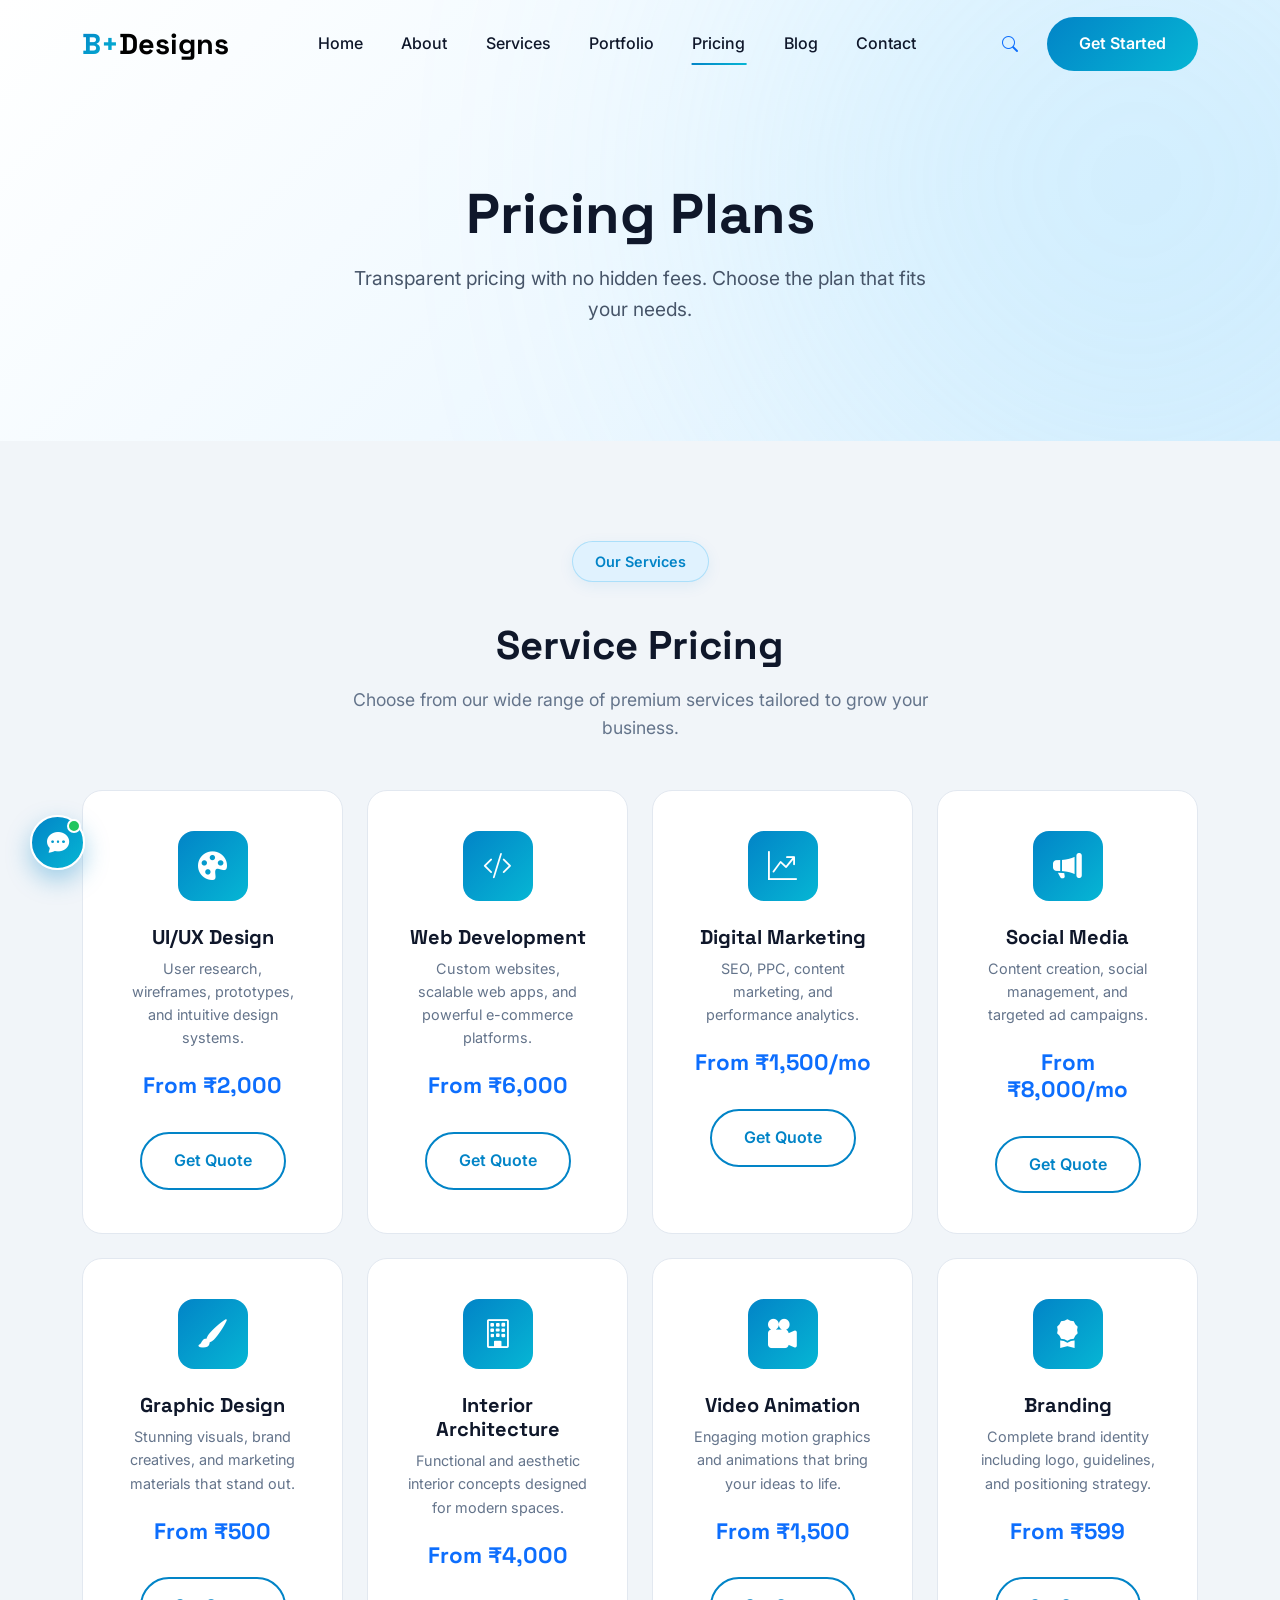
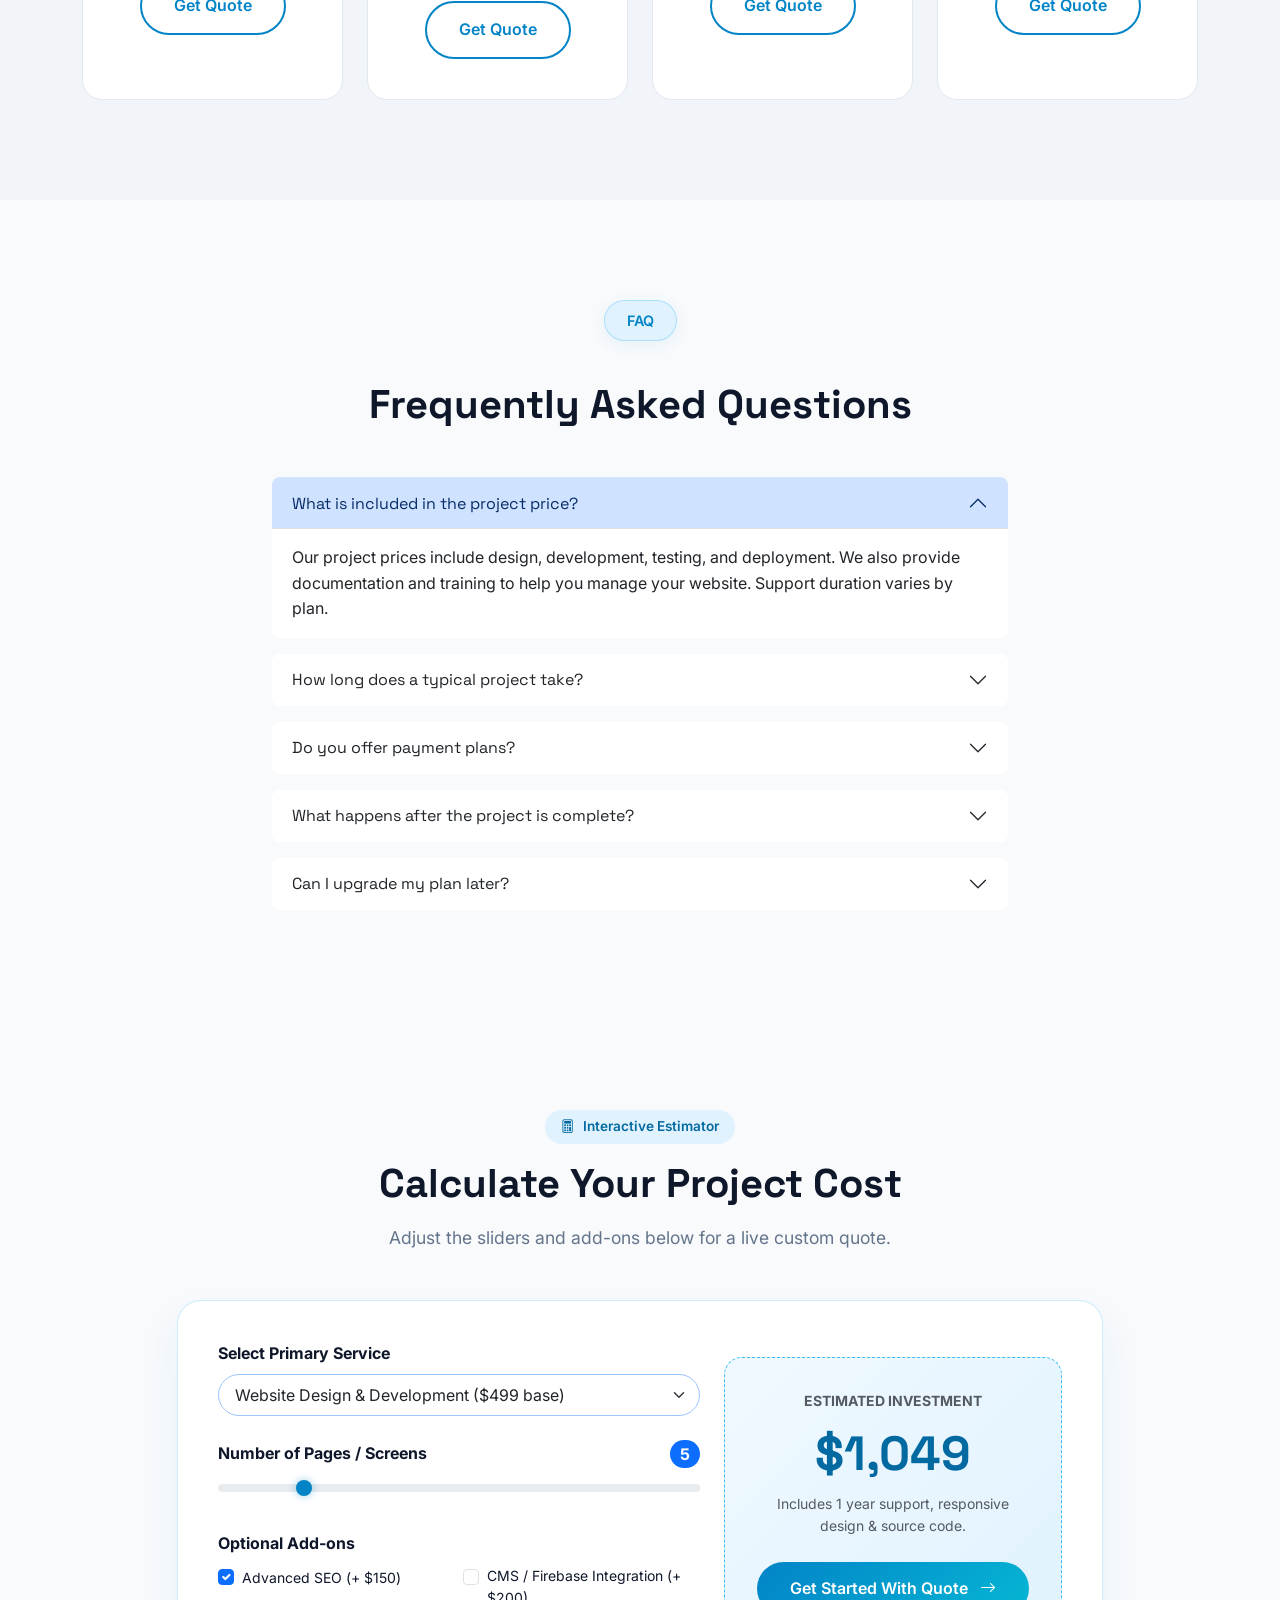
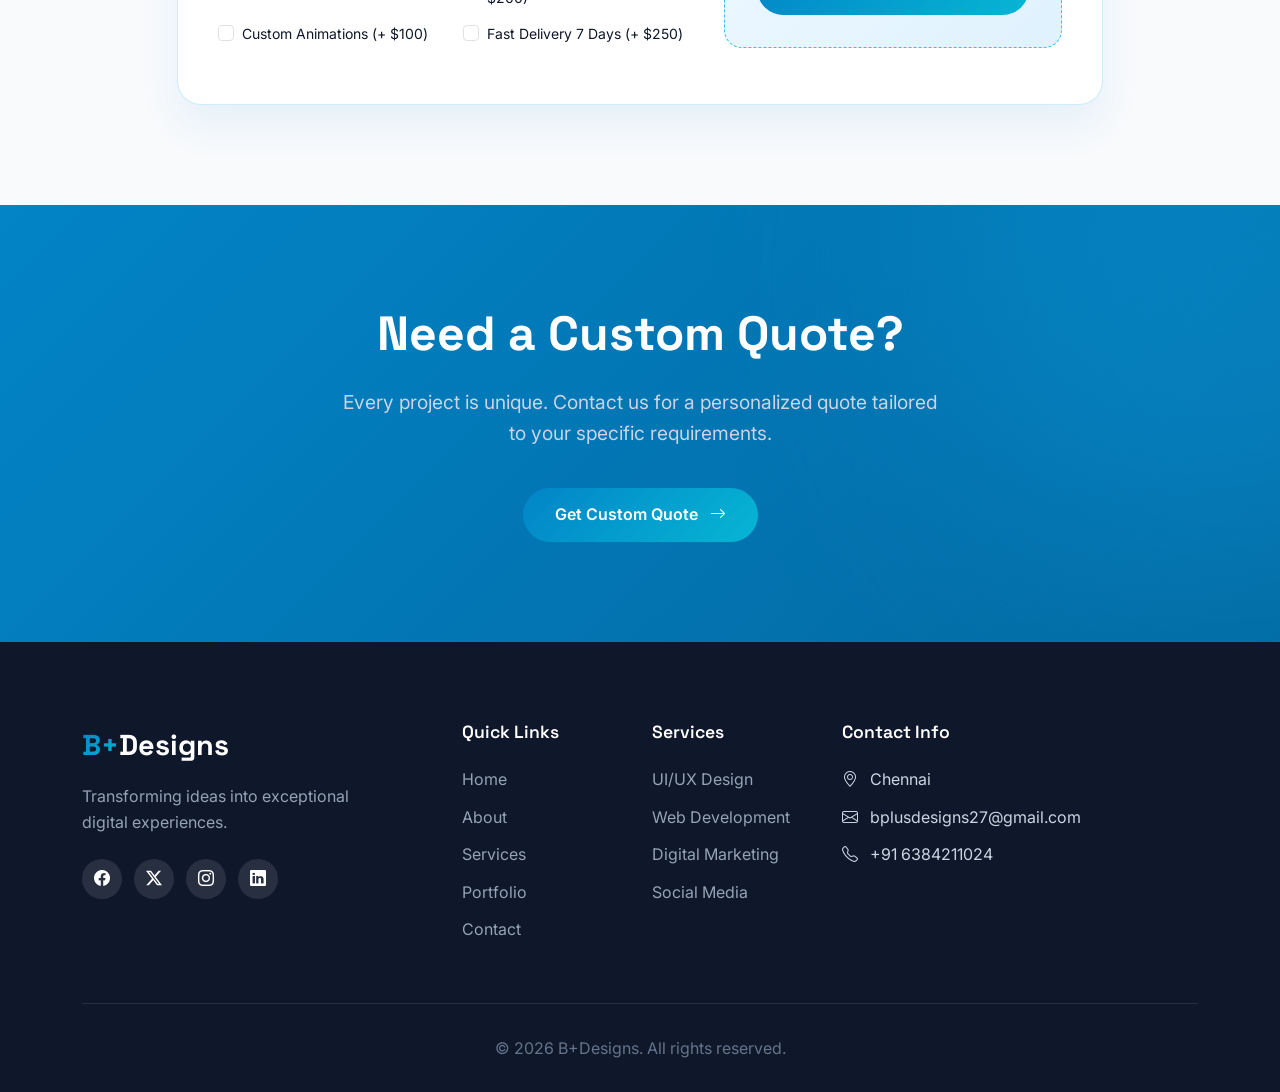
<file: pricing.html>
<!DOCTYPE html>
<html lang="en" data-theme="light">
<head>
  <meta charset="UTF-8">
  <meta name="viewport" content="width=device-width, initial-scale=1.0">
  <meta name="description" content="B+Designs Pricing - Transparent pricing plans for all your digital needs.">
  <title>Pricing | B+Designs</title>
  
  <link href="https://cdn.jsdelivr.net/npm/bootstrap@5.3.3/dist/css/bootstrap.min.css" rel="stylesheet">
  <link href="https://cdn.jsdelivr.net/npm/bootstrap-icons@1.11.3/font/bootstrap-icons.css" rel="stylesheet">
  <link rel="preconnect" href="https://fonts.googleapis.com">
  <link rel="preconnect" href="https://fonts.gstatic.com" crossorigin>
  <link href="https://fonts.googleapis.com/css2?family=Inter:wght@300;400;500;600;700&family=Space+Grotesk:wght@400;500;600;700&display=swap" rel="stylesheet">
  <link rel="stylesheet" href="css/styles.css">
</head>
<body>

  <!-- Navigation -->
  <nav class="navbar navbar-expand-lg navbar-custom fixed-top">
    <div class="container">
      <a class="navbar-brand" href="index.html"><span>B+</span>Designs</a>
      <button class="navbar-toggler border-0" type="button" data-bs-toggle="collapse" data-bs-target="#navbarNav">
        <span class="navbar-toggler-icon"></span>
      </button>
      <div class="collapse navbar-collapse" id="navbarNav">
        <ul class="navbar-nav mx-auto">
          <li class="nav-item"><a class="nav-link" href="index.html">Home</a></li>
          <li class="nav-item"><a class="nav-link" href="about.html">About</a></li>
          <li class="nav-item"><a class="nav-link" href="services.html">Services</a></li>
          <li class="nav-item"><a class="nav-link" href="portfolio.html">Portfolio</a></li>
          <li class="nav-item"><a class="nav-link active" href="pricing.html">Pricing</a></li>
          <li class="nav-item"><a class="nav-link" href="blog.html">Blog</a></li>
          <li class="nav-item"><a class="nav-link" href="contact.html">Contact</a></li>
        </ul>
        <div class="d-flex align-items-center gap-3">
          <button class="btn btn-outline-primary border-0 rounded-circle d-flex align-items-center justify-content-center" style="width: 42px; height: 42px;" onclick="openSearchModal()" title="Search (Ctrl+K)">
            <i class="bi bi-search fs-6"></i>
          </button>
          <a href="contact.html" class="btn-primary-custom d-none d-lg-inline-block">Get Started</a>
        </div>
      </div>
    </div>
  </nav>

  <!-- Page Header -->
  <section class="page-header">
    <div class="container">
      <div class="page-header-content text-center">
        <h1 class="page-title fade-in">Pricing Plans</h1>
        <p class="page-subtitle mx-auto fade-in delay-1">
          Transparent pricing with no hidden fees. Choose the plan that fits your needs.
        </p>
      </div>
    </div>
  </section>
      
  <!-- Pricing Section -->
<section class="section-padding" style="background: var(--gray-100);">
  <div class="container">
    <div class="text-center mb-5">
      <span class="hero-badge" style="background: rgba(124, 58, 237, 0.1); color: var(--secondary);">
        Our Services
      </span>
      <h2 class="section-title mt-3">Service Pricing</h2>
      <p class="section-subtitle">
        Choose from our wide range of premium services tailored to grow your business.
      </p>
    </div>
    
    <div class="row g-4">

      <!-- UI/UX -->
      <div class="col-lg-3 col-md-6">
        <div class="service-card text-center">
          <div class="service-icon mx-auto" style="background: linear-gradient(135deg, #7c3aed, #8b5cf6);">
            <i class="bi bi-palette-fill"></i>
          </div>
          <h5>UI/UX Design</h5>
          <p style="color: var(--gray-500); font-size: 0.9rem;">
            User research, wireframes, prototypes, and intuitive design systems.
          </p>
          <h4 class="text-primary mt-3">From ₹2,000</h4>
          <a href="contact.html" class="btn-outline-custom mt-3">Get Quote</a>
        </div>
      </div>

      <!-- Web Development -->
      <div class="col-lg-3 col-md-6">
        <div class="service-card text-center">
          <div class="service-icon mx-auto" style="background: linear-gradient(135deg, #1e3a8a, #3b82f6);">
            <i class="bi bi-code-slash"></i>
          </div>
          <h5>Web Development</h5>
          <p style="color: var(--gray-500); font-size: 0.9rem;">
            Custom websites, scalable web apps, and powerful e-commerce platforms.
          </p>
          <h4 class="text-primary mt-3">From ₹6,000</h4>
          <a href="contact.html" class="btn-outline-custom mt-3">Get Quote</a>
        </div>
      </div>

      <!-- Digital Marketing -->
      <div class="col-lg-3 col-md-6">
        <div class="service-card text-center">
          <div class="service-icon mx-auto" style="background: linear-gradient(135deg, #059669, #10b981);">
            <i class="bi bi-graph-up-arrow"></i>
          </div>
          <h5>Digital Marketing</h5>
          <p style="color: var(--gray-500); font-size: 0.9rem;">
            SEO, PPC, content marketing, and performance analytics.
          </p>
          <h4 class="text-primary mt-3">From ₹1,500/mo</h4>
          <a href="contact.html" class="btn-outline-custom mt-3">Get Quote</a>
        </div>
      </div>

      <!-- Social Media -->
      <div class="col-lg-3 col-md-6">
        <div class="service-card text-center">
          <div class="service-icon mx-auto" style="background: linear-gradient(135deg, #dc2626, #f97316);">
            <i class="bi bi-megaphone-fill"></i>
          </div>
          <h5>Social Media</h5>
          <p style="color: var(--gray-500); font-size: 0.9rem;">
            Content creation, social management, and targeted ad campaigns.
          </p>
          <h4 class="text-primary mt-3">From ₹8,000/mo</h4>
          <a href="contact.html" class="btn-outline-custom mt-3">Get Quote</a>
        </div>
      </div>

      <!-- Graphic Design -->
      <div class="col-lg-3 col-md-6">
        <div class="service-card text-center">
          <div class="service-icon mx-auto" style="background: linear-gradient(135deg, #9333ea, #c084fc);">
            <i class="bi bi-brush-fill"></i>
          </div>
          <h5>Graphic Design</h5>
          <p style="color: var(--gray-500); font-size: 0.9rem;">
            Stunning visuals, brand creatives, and marketing materials that stand out.
          </p>
          <h4 class="text-primary mt-3">From ₹500</h4>
          <a href="contact.html" class="btn-outline-custom mt-3">Get Quote</a>
        </div>
      </div>

      <!-- Interior Architecture -->
      <div class="col-lg-3 col-md-6">
        <div class="service-card text-center">
          <div class="service-icon mx-auto" style="background: linear-gradient(135deg, #0f766e, #14b8a6);">
            <i class="bi bi-building"></i>
          </div>
          <h5>Interior Architecture</h5>
          <p style="color: var(--gray-500); font-size: 0.9rem;">
            Functional and aesthetic interior concepts designed for modern spaces.
          </p>
          <h4 class="text-primary mt-3">From ₹4,000</h4>
          <a href="contact.html" class="btn-outline-custom mt-3">Get Quote</a>
        </div>
      </div>

      <!-- Video Animation -->
      <div class="col-lg-3 col-md-6">
        <div class="service-card text-center">
          <div class="service-icon mx-auto" style="background: linear-gradient(135deg, #1d4ed8, #60a5fa);">
            <i class="bi bi-camera-reels-fill"></i>
          </div>
          <h5>Video Animation</h5>
          <p style="color: var(--gray-500); font-size: 0.9rem;">
            Engaging motion graphics and animations that bring your ideas to life.
          </p>
          <h4 class="text-primary mt-3">From ₹1,500</h4>
          <a href="contact.html" class="btn-outline-custom mt-3">Get Quote</a>
        </div>
      </div>

      <!-- Branding -->
      <div class="col-lg-3 col-md-6">
        <div class="service-card text-center">
          <div class="service-icon mx-auto" style="background: linear-gradient(135deg, #be123c, #fb7185);">
            <i class="bi bi-award-fill"></i>
          </div>
          <h5>Branding</h5>
          <p style="color: var(--gray-500); font-size: 0.9rem;">
            Complete brand identity including logo, guidelines, and positioning strategy.
          </p>
          <h4 class="text-primary mt-3">From ₹599</h4>
          <a href="contact.html" class="btn-outline-custom mt-3">Get Quote</a>
        </div>
      </div>

    </div>
  </div>
</section>

  <!-- FAQ Section -->
  <section class="section-padding">
    <div class="container">
      <div class="text-center mb-5">
        <span class="hero-badge" style="background: rgba(124, 58, 237, 0.1); color: var(--secondary);">
          FAQ
        </span>
        <h2 class="section-title mt-3">Frequently Asked Questions</h2>
      </div>
      
      <div class="row justify-content-center">
        <div class="col-lg-8">
          <div class="accordion" id="faqAccordion">
            
            <div class="accordion-item border-0 mb-3 rounded-3 overflow-hidden fade-in delay-1">
              <h2 class="accordion-header">
                <button class="accordion-button" type="button" data-bs-toggle="collapse" data-bs-target="#faq1">
                  What is included in the project price?
                </button>
              </h2>
              <div id="faq1" class="accordion-collapse collapse show" data-bs-parent="#faqAccordion">
                <div class="accordion-body">
                  Our project prices include design, development, testing, and deployment. We also provide documentation and training to help you manage your website. Support duration varies by plan.
                </div>
              </div>
            </div>
            
            <div class="accordion-item border-0 mb-3 rounded-3 overflow-hidden fade-in delay-2">
              <h2 class="accordion-header">
                <button class="accordion-button collapsed" type="button" data-bs-toggle="collapse" data-bs-target="#faq2">
                  How long does a typical project take?
                </button>
              </h2>
              <div id="faq2" class="accordion-collapse collapse" data-bs-parent="#faqAccordion">
                <div class="accordion-body">
                  Project timelines vary based on complexity. A basic website typically takes 2-4 weeks, while complex applications may take 2-3 months. We will provide a detailed timeline during our initial consultation.
                </div>
              </div>
            </div>
            
            <div class="accordion-item border-0 mb-3 rounded-3 overflow-hidden fade-in delay-3">
              <h2 class="accordion-header">
                <button class="accordion-button collapsed" type="button" data-bs-toggle="collapse" data-bs-target="#faq3">
                  Do you offer payment plans?
                </button>
              </h2>
              <div id="faq3" class="accordion-collapse collapse" data-bs-parent="#faqAccordion">
                <div class="accordion-body">
                  Yes! We offer flexible payment plans for larger projects. Typically, we require 50% upfront and 50% upon completion, but we can customize payment schedules based on your needs.
                </div>
              </div>
            </div>
            
            <div class="accordion-item border-0 mb-3 rounded-3 overflow-hidden fade-in delay-4">
              <h2 class="accordion-header">
                <button class="accordion-button collapsed" type="button" data-bs-toggle="collapse" data-bs-target="#faq4">
                  What happens after the project is complete?
                </button>
              </h2>
              <div id="faq4" class="accordion-collapse collapse" data-bs-parent="#faqAccordion">
                <div class="accordion-body">
                  After launch, we provide support based on your chosen plan. We also offer ongoing maintenance packages for hosting, updates, security monitoring, and content changes.
                </div>
              </div>
            </div>
            
            <div class="accordion-item border-0 rounded-3 overflow-hidden fade-in delay-5">
              <h2 class="accordion-header">
                <button class="accordion-button collapsed" type="button" data-bs-toggle="collapse" data-bs-target="#faq5">
                  Can I upgrade my plan later?
                </button>
              </h2>
              <div id="faq5" class="accordion-collapse collapse" data-bs-parent="#faqAccordion">
                <div class="accordion-body">
                  Absolutely! You can upgrade your plan or add additional features at any time. We will work with you to seamlessly integrate any enhancements into your existing project.
                </div>
              </div>
            </div>
            
          </div>
        </div>
      </div>
    </div>
  </section>

  <!-- CTA Section -->
  <!-- Interactive Cost Estimator Section -->
  <section class="section-padding bg-light-blue-bg position-relative">
    <div class="container">
      <div class="text-center mb-5 fade-in">
        <span class="estimator-badge">
          <i class="bi bi-calculator me-2"></i>Interactive Estimator
        </span>
        <h2 class="section-title">Calculate Your <span>Project Cost</span></h2>
        <p class="section-subtitle">Adjust the sliders and add-ons below for a live custom quote.</p>
      </div>

      <div class="row justify-content-center">
        <div class="col-lg-10">
          <div class="estimator-card fade-in">
            <div class="row g-4 align-items-center">
              <div class="col-lg-7">
                <div class="mb-4">
                  <label class="form-label fw-bold">Select Primary Service</label>
                  <select id="calcService" class="form-select form-select-lg rounded-pill border-primary-subtle fs-6">
                    <option value="499">Website Design & Development ($499 base)</option>
                    <option value="699">UI/UX App Prototyping ($699 base)</option>
                    <option value="399">Digital Marketing & SEO Growth ($399 base)</option>
                    <option value="599">E-Commerce & Payment Integration ($599 base)</option>
                  </select>
                </div>

                <div class="mb-4">
                  <div class="d-flex justify-content-between align-items-center mb-2">
                    <label class="form-label fw-bold mb-0">Number of Pages / Screens</label>
                    <span class="badge bg-primary rounded-pill fs-6" id="calcPagesVal">5</span>
                  </div>
                  <input type="range" class="form-range" id="calcPages" min="1" max="25" value="5">
                </div>

                <div class="mb-3">
                  <label class="form-label fw-bold mb-2">Optional Add-ons</label>
                  <div class="row g-2">
                    <div class="col-6">
                      <div class="form-check">
                        <input class="form-check-input calc-feature" type="checkbox" value="150" id="featSeoPricing" checked>
                        <label class="form-check-label small" for="featSeoPricing">Advanced SEO (+ $150)</label>
                      </div>
                    </div>
                    <div class="col-6">
                      <div class="form-check">
                        <input class="form-check-input calc-feature" type="checkbox" value="200" id="featCmsPricing">
                        <label class="form-check-label small" for="featCmsPricing">CMS / Firebase Integration (+ $200)</label>
                      </div>
                    </div>
                    <div class="col-6">
                      <div class="form-check">
                        <input class="form-check-input calc-feature" type="checkbox" value="100" id="featAnimPricing">
                        <label class="form-check-label small" for="featAnimPricing">Custom Animations (+ $100)</label>
                      </div>
                    </div>
                    <div class="col-6">
                      <div class="form-check">
                        <input class="form-check-input calc-feature" type="checkbox" value="250" id="featSpeedPricing">
                        <label class="form-check-label small" for="featSpeedPricing">Fast Delivery 7 Days (+ $250)</label>
                      </div>
                    </div>
                  </div>
                </div>
              </div>

              <div class="col-lg-5">
                <div class="estimated-price-box">
                  <small class="text-muted fw-bold text-uppercase d-block mb-1">Estimated Investment</small>
                  <div class="estimated-price-val" id="estimatedPrice">$1,049</div>
                  <p class="small text-muted mb-4">Includes 1 year support, responsive design & source code.</p>
                  <a href="contact.html" class="btn-primary-custom w-100">
                    Get Started With Quote <i class="bi bi-arrow-right ms-2"></i>
                  </a>
                </div>
              </div>
            </div>
          </div>
        </div>
      </div>
    </div>
  </section>

  <!-- CTA Section -->
  <section class="cta-section">
    <div class="container">
      <div class="cta-content">
        <h2 class="cta-title">Need a Custom Quote?</h2>
        <p class="cta-text">Every project is unique. Contact us for a personalized quote tailored to your specific requirements.</p>
        <a href="contact.html" class="btn-primary-custom">Get Custom Quote <i class="bi bi-arrow-right ms-2"></i></a>
      </div>
    </div>
  </section>

  <!-- Footer -->
  <footer class="footer">
    <div class="container">
      <div class="row g-4">
        <div class="col-lg-4 col-md-6">
          <a class="footer-brand" href="index.html"><span>B+</span>Designs</a>
          <p class="footer-description">Transforming ideas into exceptional digital experiences.</p>
          <div class="footer-social">
  <a href="https://www.facebook.com/share/1CfHxqrRqo/" target="_blank" rel="noopener noreferrer">
    <i class="bi bi-facebook"></i>
  </a>

  <a href="https://x.com/BPlusDesigns" target="_blank" rel="noopener noreferrer">
    <i class="bi bi-twitter-x"></i>
  </a>

  <a href="https://www.instagram.com/b.plusdesigns?igsh=MW9lYm52eXhoNXk4Mw==" target="_blank" rel="noopener noreferrer">
    <i class="bi bi-instagram"></i>
  </a>

  <a href="https://www.linkedin.com/in/b-plus-designs-784182403?utm_source=share_via&utm_content=profile&utm_medium=member_android" target="_blank" rel="noopener noreferrer">
    <i class="bi bi-linkedin"></i>
  </a>
</div>
        </div>
        <div class="col-lg-2 col-md-6">
          <h5 class="footer-title">Quick Links</h5>
          <ul class="footer-links">
            <li><a href="index.html">Home</a></li>
            <li><a href="about.html">About</a></li>
            <li><a href="services.html">Services</a></li>
            <li><a href="portfolio.html">Portfolio</a></li>
            <li><a href="contact.html">Contact</a></li>
          </ul>
        </div>
        <div class="col-lg-2 col-md-6">
          <h5 class="footer-title">Services</h5>
          <ul class="footer-links">
            <li><a href="services.html">UI/UX Design</a></li>
            <li><a href="services.html">Web Development</a></li>
            <li><a href="services.html">Digital Marketing</a></li>
            <li><a href="services.html">Social Media</a></li>
          </ul>
        </div>
        <div class="col-lg-4 col-md-6">
          <h5 class="footer-title">Contact Info</h5>
          <ul class="footer-links">
            <li><i class="bi bi-geo-alt me-2"></i> Chennai</li>
            <li><i class="bi bi-envelope me-2"></i> bplusdesigns27@gmail.com</li>
            <li><i class="bi bi-telephone me-2"></i> +91 6384211024</li>
          </ul>
        </div>
      </div>
      <div class="footer-bottom">
        <p>&copy; 2026 B+Designs. All rights reserved.</p>
      </div>
    </div>
  </footer>

  <button class="scroll-top" id="scrollTop"><i class="bi bi-arrow-up"></i></button>

  <!-- Search Modal (Command Palette) -->
  <div class="modal fade" id="searchModal" tabindex="-1" aria-hidden="true">
    <div class="modal-dialog modal-dialog-centered modal-lg">
      <div class="modal-content modal-content-custom border-0 p-3">
        <div class="modal-body">
          <div class="search-input-group mb-3">
            <i class="bi bi-search"></i>
            <input type="text" id="globalSearchInput" class="search-input-custom" placeholder="Type to search services, pricing, portfolio... (Esc to close)">
          </div>
          <div class="d-flex justify-content-between align-items-center mb-2 px-2">
            <small class="text-muted fw-semibold uppercase">Search Results</small>
            <small class="text-muted"><kbd class="bg-light text-dark px-2 py-1 rounded">Ctrl + K</kbd></small>
          </div>
          <div id="searchResultsContainer" style="max-height: 350px; overflow-y: auto;"></div>
        </div>
      </div>
    </div>
  </div>

  <!-- Floating Live Chat Widget -->
  <div class="floating-chat-btn" id="floatingChatBtn" title="Quick Consultation">
    <i class="bi bi-chat-dots-fill"></i>
    <span class="chat-badge-dot"></span>
  </div>

  <div class="chat-box-widget" id="chatBoxWidget">
    <div class="chat-header">
      <div class="d-flex align-items-center gap-2">
        <i class="bi bi-lightning-charge-fill text-warning fs-5"></i>
        <div>
          <h6 class="mb-0 fw-bold">B+Designs Assistant</h6>
          <small class="opacity-75">Online • Replies instantly</small>
        </div>
      </div>
      <button type="button" class="btn-close btn-close-white" id="closeChatBtn"></button>
    </div>
    <div class="chat-body" id="chatBody">
      <div class="chat-msg bot">
        Hi there! 👋 How can we help you transform your digital project today?
      </div>
    </div>
    <form class="chat-input-area" id="chatForm">
      <input type="text" id="chatInput" class="form-control form-control-sm border-0 bg-light rounded-pill px-3" placeholder="Type a message..." required>
      <button type="submit" class="btn btn-primary btn-sm rounded-circle px-2">
        <i class="bi bi-send-fill"></i>
      </button>
    </form>
  </div>

  <script src="https://cdn.jsdelivr.net/npm/bootstrap@5.3.3/dist/js/bootstrap.bundle.min.js"></script>
  <script src="js/main.js"></script>

</body>
</html>
</file>
<file: css/styles.css>
/* ===== B+Designs - Custom Styles ===== */

/* ----- CSS Variables (White & Light Blue Theme) ----- */
:root {
  --primary: #0284c7;        /* Sky 600 */
  --primary-dark: #0369a1;   /* Sky 700 */
  --primary-light: #38bdf8;  /* Sky 400 */
  --secondary: #0ea5e9;      /* Sky 500 */
  --accent: #06b6d4;         /* Cyan 500 */
  --sky-50: #f0f9ff;
  --sky-100: #e0f2fe;
  --sky-200: #bae6fd;
  --sky-300: #7dd3fc;
  --sky-500: #0ea5e9;
  --sky-600: #0284c7;
  --dark: #0f172a;
  --dark-light: #1e293b;
  --light: #f8fafc;
  --light-blue-bg: #f0f9ff;
  --white: #ffffff;
  --gray-100: #f1f5f9;
  --gray-200: #e2e8f0;
  --gray-300: #cbd5e1;
  --gray-400: #94a3b8;
  --gray-500: #64748b;
  --gray-600: #475569;
  --gradient-primary: linear-gradient(135deg, #0284c7 0%, #06b6d4 100%);
  --gradient-secondary: linear-gradient(135deg, #38bdf8 0%, #0284c7 100%);
  --gradient-light-blue: linear-gradient(135deg, #ffffff 0%, #e0f2fe 100%);
  --gradient-hero: linear-gradient(135deg, #ffffff 0%, #f0f9ff 50%, #e0f2fe 100%);
  --gradient-dark: linear-gradient(135deg, #0284c7 0%, #0369a1 100%);
  --shadow-sm: 0 2px 5px rgba(2, 132, 199, 0.05);
  --shadow: 0 4px 15px rgba(2, 132, 199, 0.08);
  --shadow-md: 0 8px 25px rgba(2, 132, 199, 0.12);
  --shadow-lg: 0 15px 35px rgba(2, 132, 199, 0.16);
  --shadow-xl: 0 25px 50px rgba(2, 132, 199, 0.22);
  --transition: all 0.3s cubic-bezier(0.4, 0, 0.2, 1);
}

/* Dark Mode Variables */
[data-theme="dark"] {
  --light: #0f172a;
  --light-blue-bg: #0c4a6e;
  --white: #1e293b;
  --dark: #f8fafc;
  --dark-light: #1e293b;
  --gray-100: #334155;
  --gray-200: #475569;
  --gray-300: #64748b;
  --gray-400: #94a3b8;
  --gray-500: #cbd5e1;
  --gray-600: #e2e8f0;
  --gradient-hero: linear-gradient(135deg, #0f172a 0%, #075985 100%);
}

/* ----- Base Styles ----- */
* {
  margin: 0;
  padding: 0;
  box-sizing: border-box;
}

html {
  scroll-behavior: smooth;
}

body {
  font-family: 'Inter', sans-serif;
  background-color: var(--light);
  color: var(--dark);
  line-height: 1.6;
  overflow-x: hidden;
  transition: var(--transition);
}

[data-theme="dark"] body {
  background-color: var(--dark);
  color: var(--light);
}

h1, h2, h3, h4, h5, h6 {
  font-family: 'Space Grotesk', sans-serif;
  font-weight: 700;
  line-height: 1.2;
}

a {
  text-decoration: none;
  color: inherit;
  transition: var(--transition);
}

img {
  max-width: 100%;
  height: auto;
}

/* ----- Utility Classes ----- */
.text-gradient {
  background: var(--gradient-primary);
  -webkit-background-clip: text;
  -webkit-text-fill-color: transparent;
  background-clip: text;
}

.bg-gradient {
  background: var(--gradient-primary);
}

.bg-gradient-secondary {
  background: var(--gradient-secondary);
}

.section-padding {
  padding: 100px 0;
}

.section-title {
  font-size: 2.5rem;
  margin-bottom: 1rem;
}

.section-subtitle {
  color: var(--gray-500);
  font-size: 1.1rem;
  max-width: 600px;
  margin: 0 auto 3rem;
}

/* ----- Glassmorphism ----- */
.glass {
  background: rgba(255, 255, 255, 0.1);
  backdrop-filter: blur(10px);
  -webkit-backdrop-filter: blur(10px);
  border: 1px solid rgba(255, 255, 255, 0.2);
}

[data-theme="dark"] .glass {
  background: rgba(30, 41, 59, 0.7);
  border: 1px solid rgba(255, 255, 255, 0.1);
}

.glass-card {
  background: rgba(255, 255, 255, 0.9);
  backdrop-filter: blur(10px);
  -webkit-backdrop-filter: blur(10px);
  border: 1px solid rgba(255, 255, 255, 0.3);
  border-radius: 20px;
  padding: 2rem;
  transition: var(--transition);
}

[data-theme="dark"] .glass-card {
  background: rgba(30, 41, 59, 0.8);
  border: 1px solid rgba(255, 255, 255, 0.1);
}

.glass-card:hover {
  transform: translateY(-10px);
  box-shadow: var(--shadow-xl);
}

/* ----- Buttons ----- */
.btn-primary-custom {
  background: var(--gradient-primary);
  color: var(--white);
  padding: 14px 32px;
  border-radius: 50px;
  font-weight: 600;
  border: none;
  transition: var(--transition);
  display: inline-block;
}

.btn-primary-custom:hover {
  transform: translateY(-3px);
  box-shadow: 0 10px 30px rgba(2, 132, 199, 0.4);
  color: var(--white);
}

.btn-outline-custom {
  background: transparent;
  color: var(--primary);
  padding: 14px 32px;
  border-radius: 50px;
  font-weight: 600;
  border: 2px solid var(--primary);
  transition: var(--transition);
  display: inline-block;
}

.btn-outline-custom:hover {
  background: var(--gradient-primary);
  color: var(--white);
  border-color: transparent;
  transform: translateY(-3px);
}

[data-theme="dark"] .btn-outline-custom {
  color: var(--accent);
  border-color: var(--accent);
}

/* ----- Navigation ----- */
.navbar-custom {
  padding: 1rem 0;
  transition: var(--transition);
  background: transparent;
}

.navbar-custom.scrolled {
  background: rgba(255, 255, 255, 0.95);
  backdrop-filter: blur(10px);
  box-shadow: var(--shadow);
  padding: 0.5rem 0;
}

[data-theme="dark"] .navbar-custom.scrolled {
  background: rgba(15, 23, 42, 0.95);
}

.navbar-brand {
  font-family: 'Space Grotesk', sans-serif;
  font-size: 1.8rem;
  font-weight: 700;
}

.navbar-brand span {
  background: var(--gradient-primary);
  -webkit-background-clip: text;
  -webkit-text-fill-color: transparent;
}

.nav-link {
  font-weight: 500;
  padding: 0.5rem 1.2rem !important;
  color: var(--dark) !important;
  position: relative;
}

[data-theme="dark"] .nav-link {
  color: var(--light) !important;
}

.nav-link::after {
  content: '';
  position: absolute;
  bottom: 0;
  left: 50%;
  width: 0;
  height: 2px;
  background: var(--gradient-primary);
  transition: var(--transition);
  transform: translateX(-50%);
}

.nav-link:hover::after,
.nav-link.active::after {
  width: 60%;
}

.nav-link:hover {
  color: var(--primary) !important;
}

/* ----- Hero Section ----- */
.hero-section {
  min-height: 100vh;
  display: flex;
  align-items: center;
  position: relative;
  overflow: hidden;
  background: var(--gradient-hero);
  padding-top: 80px;
}

#heroCanvas {
  position: absolute;
  top: 0;
  left: 0;
  width: 100%;
  height: 100%;
  z-index: 0;
  pointer-events: none;
}

.hero-bg-shapes {
  position: absolute;
  top: 0;
  left: 0;
  width: 100%;
  height: 100%;
  overflow: hidden;
  z-index: 0;
}

.hero-shape {
  position: absolute;
  border-radius: 50%;
  filter: blur(80px);
  opacity: 0.6;
}

.hero-shape-1 {
  width: 600px;
  height: 600px;
  background: #bae6fd;
  top: -200px;
  right: -200px;
  animation: float 8s ease-in-out infinite;
}

.hero-shape-2 {
  width: 400px;
  height: 400px;
  background: #e0f2fe;
  bottom: -100px;
  left: -100px;
  animation: float 6s ease-in-out infinite reverse;
}

.hero-shape-3 {
  width: 300px;
  height: 300px;
  background: #38bdf8;
  top: 50%;
  left: 50%;
  transform: translate(-50%, -50%);
  animation: pulse 4s ease-in-out infinite;
  opacity: 0.3;
}

@keyframes float {
  0%, 100% { transform: translateY(0) rotate(0deg); }
  50% { transform: translateY(-30px) rotate(5deg); }
}

@keyframes pulse {
  0%, 100% { transform: translate(-50%, -50%) scale(1); opacity: 0.3; }
  50% { transform: translate(-50%, -50%) scale(1.1); opacity: 0.15; }
}

.hero-content {
  position: relative;
  z-index: 1;
  color: var(--dark);
}

[data-theme="dark"] .hero-content {
  color: #f8fafc;
}

.hero-badge {
  display: inline-flex;
  align-items: center;
  background: rgba(2, 132, 199, 0.1);
  color: var(--primary-dark);
  font-weight: 600;
  backdrop-filter: blur(10px);
  padding: 8px 22px;
  border-radius: 50px;
  font-size: 0.9rem;
  margin-bottom: 1.5rem;
  border: 1px solid rgba(14, 165, 233, 0.25);
  box-shadow: 0 4px 15px rgba(2, 132, 199, 0.08);
}

/* Keep page-level inline accents within the shared blue and white palette. */
.hero-badge,
.blog-category {
  background: var(--sky-100) !important;
  color: var(--primary) !important;
}

.service-icon {
  background: var(--gradient-primary) !important;
}

[data-theme="dark"] .hero-badge {
  background: rgba(56, 189, 248, 0.15);
  color: var(--sky-300);
}

.hero-title {
  font-size: 4rem;
  font-weight: 800;
  margin-bottom: 1.5rem;
  line-height: 1.1;
  color: var(--dark);
}

[data-theme="dark"] .hero-title {
  color: #ffffff;
}

.hero-title span {
  background: linear-gradient(135deg, #0284c7 0%, #06b6d4 100%);
  -webkit-background-clip: text;
  -webkit-text-fill-color: transparent;
}

.hero-description {
  font-size: 1.25rem;
  color: var(--gray-600);
  margin-bottom: 2.5rem;
  max-width: 520px;
}

[data-theme="dark"] .hero-description {
  color: var(--gray-300);
}

.hero-buttons {
  display: flex;
  gap: 1rem;
  flex-wrap: wrap;
}

.hero-stats {
  display: flex;
  gap: 3rem;
  margin-top: 4rem;
  padding-top: 2rem;
  border-top: 1px solid rgba(255, 255, 255, 0.1);
}

.hero-stat h3 {
  font-size: 2.5rem;
  margin-bottom: 0.5rem;
}

.hero-stat p {
  color: var(--gray-400);
  font-size: 0.9rem;
}

.hero-image {
  position: relative;
  z-index: 1;
}

.hero-image img {
  border-radius: 20px;
  box-shadow: var(--shadow-xl);
}

.floating-card {
  position: absolute;
  background: rgba(255, 255, 255, 0.95);
  padding: 1rem 1.5rem;
  border-radius: 15px;
  box-shadow: var(--shadow-lg);
  display: flex;
  align-items: center;
  gap: 1rem;
  animation: float 3s ease-in-out infinite;
}

.floating-card-1 {
  top: 20%;
  left: -30px;
  animation-delay: 0s;
}

.floating-card-2 {
  bottom: 20%;
  right: -30px;
  animation-delay: 1.5s;
}

.floating-card i {
  width: 45px;
  height: 45px;
  display: flex;
  align-items: center;
  justify-content: center;
  border-radius: 12px;
  font-size: 1.2rem;
}

.floating-card h5 {
  font-size: 1rem;
  margin-bottom: 0.2rem;
  color: var(--dark);
}

.floating-card p {
  font-size: 0.8rem;
  color: var(--gray-500);
  margin: 0;
}

/* ----- Services Section ----- */
.services-section {
  background: var(--light);
}

[data-theme="dark"] .services-section {
  background: var(--dark);
}

.service-card {
  background: var(--white);
  border-radius: 20px;
  padding: 2.5rem;
  height: 100%;
  transition: var(--transition);
  border: 1px solid var(--gray-200);
  position: relative;
  overflow: hidden;
}

[data-theme="dark"] .service-card {
  background: var(--dark-light);
  border-color: var(--gray-600);
}

.service-card::before {
  content: '';
  position: absolute;
  top: 0;
  left: 0;
  width: 100%;
  height: 4px;
  background: var(--gradient-primary);
  transform: scaleX(0);
  transition: var(--transition);
}

.service-card:hover::before {
  transform: scaleX(1);
}

.service-card:hover {
  transform: translateY(-10px);
  box-shadow: var(--shadow-xl);
}

.service-icon {
  width: 70px;
  height: 70px;
  display: flex;
  align-items: center;
  justify-content: center;
  border-radius: 16px;
  font-size: 1.8rem;
  margin-bottom: 1.5rem;
  color: var(--white);
}

.service-card h4 {
  font-size: 1.4rem;
  margin-bottom: 1rem;
}

.service-card p {
  color: var(--gray-500);
  margin-bottom: 1.5rem;
}

.service-features {
  list-style: none;
  padding: 0;
  margin: 0;
}

.service-features li {
  padding: 0.5rem 0;
  color: var(--gray-600);
  display: flex;
  align-items: center;
  gap: 0.75rem;
}

.service-features li i {
  color: var(--secondary);
  font-size: 0.9rem;
}

/* ----- Stats Section ----- */
.stats-section {
  background: var(--gradient-primary);
  padding: 80px 0;
  position: relative;
  overflow: hidden;
}

.stats-section::before {
  content: '';
  position: absolute;
  top: 0;
  left: 0;
  width: 100%;
  height: 100%;
  background: url("data:image/svg+xml,%3Csvg width='60' height='60' viewBox='0 0 60 60' xmlns='http://www.w3.org/2000/svg'%3E%3Cg fill='none' fill-rule='evenodd'%3E%3Cg fill='%23ffffff' fill-opacity='0.05'%3E%3Cpath d='M36 34v-4h-2v4h-4v2h4v4h2v-4h4v-2h-4zm0-30V0h-2v4h-4v2h4v4h2V6h4V4h-4zM6 34v-4H4v4H0v2h4v4h2v-4h4v-2H6zM6 4V0H4v4H0v2h4v4h2V6h4V4H6z'/%3E%3C/g%3E%3C/g%3E%3C/svg%3E");
}

.stat-item {
  text-align: center;
  color: var(--white);
  position: relative;
  z-index: 1;
}

.stat-number {
  font-size: 3.5rem;
  font-weight: 700;
  margin-bottom: 0.5rem;
  font-family: 'Space Grotesk', sans-serif;
}

.stat-label {
  font-size: 1rem;
  opacity: 0.9;
}

/* ----- Clients Section ----- */
.clients-section {
  background: var(--white);
  padding: 60px 0;
}

[data-theme="dark"] .clients-section {
  background: var(--dark-light);
}

.client-logo {
  filter: grayscale(100%);
  opacity: 0.5;
  transition: var(--transition);
  padding: 1rem 2rem;
}

.client-logo:hover {
  filter: grayscale(0%);
  opacity: 1;
}

/* ----- Testimonials Section ----- */
.testimonials-section {
  background: var(--gray-100);
}

[data-theme="dark"] .testimonials-section {
  background: var(--dark);
}

.testimonial-card {
  background: var(--white);
  border-radius: 20px;
  padding: 2.5rem;
  height: 100%;
  border: 1px solid var(--gray-200);
  transition: var(--transition);
}

[data-theme="dark"] .testimonial-card {
  background: var(--dark-light);
  border-color: var(--gray-600);
}

.testimonial-card:hover {
  box-shadow: var(--shadow-lg);
}

.testimonial-quote {
  font-size: 3rem;
  color: var(--secondary);
  line-height: 1;
  margin-bottom: 1rem;
}

.testimonial-text {
  font-size: 1.1rem;
  color: var(--gray-600);
  margin-bottom: 1.5rem;
  font-style: italic;
}

.testimonial-author {
  display: flex;
  align-items: center;
  gap: 1rem;
}

.testimonial-avatar {
  width: 55px;
  height: 55px;
  border-radius: 50%;
  object-fit: cover;
}

.testimonial-info h5 {
  font-size: 1rem;
  margin-bottom: 0.2rem;
}

.testimonial-info p {
  font-size: 0.9rem;
  color: var(--gray-500);
  margin: 0;
}

.testimonial-stars {
  color: var(--primary);
  font-size: 0.9rem;
}

/* ----- CTA Section ----- */
.cta-section {
  background: var(--gradient-dark);
  padding: 100px 0;
  position: relative;
  overflow: hidden;
}

.cta-section::before {
  content: '';
  position: absolute;
  top: -50%;
  right: -20%;
  width: 600px;
  height: 600px;
  background: var(--secondary);
  border-radius: 50%;
  filter: blur(120px);
  opacity: 0.3;
}

.cta-content {
  position: relative;
  z-index: 1;
  color: var(--white);
  text-align: center;
}

.cta-title {
  font-size: 3rem;
  margin-bottom: 1.5rem;
}

.cta-text {
  font-size: 1.2rem;
  color: var(--gray-300);
  margin-bottom: 2.5rem;
  max-width: 600px;
  margin-left: auto;
  margin-right: auto;
}

/* ----- About Page ----- */
.page-header {
  background: var(--gradient-hero);
  padding: 180px 0 100px;
  position: relative;
  overflow: hidden;
}

.page-header::before {
  content: '';
  position: absolute;
  top: -50%;
  right: -20%;
  width: 800px;
  height: 800px;
  background: var(--sky-300);
  border-radius: 50%;
  filter: blur(150px);
  opacity: 0.2;
}

.page-header-content {
  position: relative;
  z-index: 1;
  color: var(--dark);
}

.page-title {
  font-size: 3.5rem;
  margin-bottom: 1rem;
}

.page-subtitle {
  font-size: 1.2rem;
  color: var(--gray-600);
  max-width: 600px;
}

.about-image {
  border-radius: 20px;
  box-shadow: var(--shadow-xl);
}

.mission-card {
  background: var(--white);
  border-radius: 20px;
  padding: 2.5rem;
  height: 100%;
  border: 1px solid var(--gray-200);
  transition: var(--transition);
}

[data-theme="dark"] .mission-card {
  background: var(--dark-light);
  border-color: var(--gray-600);
}

.mission-card:hover {
  transform: translateY(-5px);
  box-shadow: var(--shadow-lg);
}

.mission-icon {
  width: 60px;
  height: 60px;
  display: flex;
  align-items: center;
  justify-content: center;
  border-radius: 15px;
  font-size: 1.5rem;
  margin-bottom: 1.5rem;
  color: var(--white);
  background: var(--gradient-primary);
}

.team-card {
  background: var(--white);
  border-radius: 20px;
  overflow: hidden;
  transition: var(--transition);
  border: 1px solid var(--gray-200);
}

[data-theme="dark"] .team-card {
  background: var(--dark-light);
  border-color: var(--gray-600);
}

.team-card:hover {
  transform: translateY(-10px);
  box-shadow: var(--shadow-xl);
}

.team-image {
  width: 100%;
  height: 280px;
  object-fit: cover;
}

.team-info {
  padding: 1.5rem;
  text-align: center;
}

.team-info h5 {
  font-size: 1.2rem;
  margin-bottom: 0.3rem;
}

.team-info p {
  color: var(--gray-500);
  font-size: 0.9rem;
  margin-bottom: 1rem;
}

.team-social a {
  display: inline-flex;
  align-items: center;
  justify-content: center;
  width: 35px;
  height: 35px;
  border-radius: 50%;
  background: var(--gray-100);
  color: var(--gray-600);
  margin: 0 0.25rem;
  transition: var(--transition);
}

[data-theme="dark"] .team-social a {
  background: var(--gray-600);
  color: var(--light);
}

.team-social a:hover {
  background: var(--gradient-primary);
  color: var(--white);
}

/* ----- Portfolio Section ----- */
.portfolio-filters {
  display: flex;
  justify-content: center;
  flex-wrap: wrap;
  gap: 0.75rem;
  margin-bottom: 3rem;
}

.filter-btn {
  padding: 10px 24px;
  border-radius: 50px;
  background: var(--gray-100);
  color: var(--gray-600);
  border: none;
  font-weight: 500;
  cursor: pointer;
  transition: var(--transition);
}

[data-theme="dark"] .filter-btn {
  background: var(--dark-light);
  color: var(--gray-400);
}

.filter-btn:hover,
.filter-btn.active {
  background: var(--gradient-primary);
  color: var(--white);
}

.portfolio-card {
  border-radius: 20px;
  overflow: hidden;
  position: relative;
  cursor: pointer;
}

.portfolio-image {
  width: 100%;
  height: 280px;
  object-fit: cover;
  transition: var(--transition);
}

.portfolio-card:hover .portfolio-image {
  transform: scale(1.1);
}

.portfolio-overlay {
  position: absolute;
  top: 0;
  left: 0;
  width: 100%;
  height: 100%;
  background: linear-gradient(to top, rgba(15, 23, 42, 0.9) 0%, transparent 100%);
  display: flex;
  flex-direction: column;
  justify-content: flex-end;
  padding: 1.5rem;
  opacity: 0;
  transition: var(--transition);
}

.portfolio-card:hover .portfolio-overlay {
  opacity: 1;
}

.portfolio-overlay h5 {
  color: var(--white);
  font-size: 1.3rem;
  margin-bottom: 0.5rem;
}

.portfolio-overlay p {
  color: var(--gray-300);
  font-size: 0.9rem;
  margin: 0;
}

.portfolio-tags {
  display: flex;
  gap: 0.5rem;
  margin-top: 1rem;
}

.portfolio-tag {
  padding: 4px 12px;
  background: var(--primary);
  color: var(--white);
  border-radius: 20px;
  font-size: 0.75rem;
}

/* ----- Pricing Section ----- */
.pricing-toggle {
  display: flex;
  align-items: center;
  justify-content: center;
  gap: 1rem;
  margin-bottom: 3rem;
}

.pricing-toggle span {
  font-weight: 500;
}

.toggle-switch {
  width: 60px;
  height: 30px;
  background: var(--gray-200);
  border-radius: 50px;
  position: relative;
  cursor: pointer;
  transition: var(--transition);
}

.toggle-switch.active {
  background: var(--gradient-primary);
}

.toggle-switch::after {
  content: '';
  position: absolute;
  top: 3px;
  left: 3px;
  width: 24px;
  height: 24px;
  background: var(--white);
  border-radius: 50%;
  transition: var(--transition);
}

.toggle-switch.active::after {
  left: calc(100% - 27px);
}

.pricing-card {
  background: var(--white);
  border-radius: 20px;
  padding: 2.5rem;
  height: 100%;
  border: 2px solid var(--gray-200);
  transition: var(--transition);
  position: relative;
}

[data-theme="dark"] .pricing-card {
  background: var(--dark-light);
  border-color: var(--gray-600);
}

.pricing-card.popular {
  border-color: var(--secondary);
  transform: scale(1.05);
}

.pricing-card:hover {
  box-shadow: var(--shadow-xl);
}

.pricing-badge {
  position: absolute;
  top: -12px;
  left: 50%;
  transform: translateX(-50%);
  background: var(--gradient-secondary);
  color: var(--white);
  padding: 6px 20px;
  border-radius: 20px;
  font-size: 0.85rem;
  font-weight: 600;
}

.pricing-header {
  text-align: center;
  padding-bottom: 1.5rem;
  border-bottom: 1px solid var(--gray-200);
  margin-bottom: 1.5rem;
}

.pricing-name {
  font-size: 1.3rem;
  margin-bottom: 0.5rem;
}

.pricing-price {
  font-size: 3.5rem;
  font-weight: 700;
  color: var(--primary);
}

.pricing-price span {
  font-size: 1rem;
  color: var(--gray-500);
  font-weight: 400;
}

.pricing-features {
  list-style: none;
  padding: 0;
  margin: 0 0 2rem;
}

.pricing-features li {
  padding: 0.75rem 0;
  display: flex;
  align-items: center;
  gap: 0.75rem;
  color: var(--gray-600);
}

.pricing-features li i {
  color: var(--secondary);
}

.pricing-features li.disabled {
  color: var(--gray-400);
  text-decoration: line-through;
}

.pricing-features li.disabled i {
  color: var(--gray-400);
}

/* ----- Blog Section ----- */
.blog-card {
  background: var(--white);
  border-radius: 20px;
  overflow: hidden;
  transition: var(--transition);
  border: 1px solid var(--gray-200);
  height: 100%;
}

[data-theme="dark"] .blog-card {
  background: var(--dark-light);
  border-color: var(--gray-600);
}

.blog-card:hover {
  transform: translateY(-10px);
  box-shadow: var(--shadow-xl);
}

.blog-image {
  width: 100%;
  height: 220px;
  object-fit: cover;
}

.blog-content {
  padding: 1.5rem;
}

.blog-category {
  display: inline-block;
  padding: 4px 12px;
  background: var(--sky-100);
  color: var(--secondary);
  border-radius: 20px;
  font-size: 0.8rem;
  font-weight: 500;
  margin-bottom: 1rem;
}

.blog-title {
  font-size: 1.2rem;
  margin-bottom: 0.75rem;
  line-height: 1.4;
}

.blog-title a:hover {
  color: var(--primary);
}

.blog-excerpt {
  color: var(--gray-500);
  font-size: 0.95rem;
  margin-bottom: 1rem;
}

.blog-meta {
  display: flex;
  align-items: center;
  gap: 1rem;
  font-size: 0.85rem;
  color: var(--gray-500);
}

.blog-meta img {
  width: 35px;
  height: 35px;
  border-radius: 50%;
  object-fit: cover;
}

/* ----- Contact Section ----- */
.contact-card {
  background: var(--white);
  border-radius: 20px;
  padding: 2rem;
  text-align: center;
  height: 100%;
  border: 1px solid var(--gray-200);
  transition: var(--transition);
}

[data-theme="dark"] .contact-card {
  background: var(--dark-light);
  border-color: var(--gray-600);
}

.contact-card:hover {
  transform: translateY(-5px);
  box-shadow: var(--shadow-lg);
}

.contact-icon {
  width: 60px;
  height: 60px;
  display: flex;
  align-items: center;
  justify-content: center;
  border-radius: 15px;
  font-size: 1.5rem;
  margin: 0 auto 1rem;
  color: var(--white);
  background: var(--gradient-primary);
}

.contact-form {
  background: var(--white);
  border-radius: 20px;
  padding: 2.5rem;
  border: 1px solid var(--gray-200);
}

[data-theme="dark"] .contact-form {
  background: var(--dark-light);
  border-color: var(--gray-600);
}

.form-control-custom {
  background: var(--gray-100);
  border: 2px solid transparent;
  border-radius: 12px;
  padding: 14px 18px;
  font-size: 1rem;
  transition: var(--transition);
  width: 100%;
}

[data-theme="dark"] .form-control-custom {
  background: var(--dark);
  color: var(--light);
}

.form-control-custom:focus {
  outline: none;
  border-color: var(--primary);
  background: var(--white);
}

[data-theme="dark"] .form-control-custom:focus {
  background: var(--dark-light);
}

.form-label {
  font-weight: 500;
  margin-bottom: 0.5rem;
  display: block;
}

/* ----- Footer ----- */
.footer {
  background: var(--dark);
  color: var(--gray-300);
  padding: 80px 0 30px;
}

.footer-brand {
  font-family: 'Space Grotesk', sans-serif;
  font-size: 1.8rem;
  font-weight: 700;
  color: var(--white);
  margin-bottom: 1rem;
  display: inline-block;
}

.footer-brand span {
  background: var(--gradient-primary);
  -webkit-background-clip: text;
  -webkit-text-fill-color: transparent;
}

.footer-description {
  color: var(--gray-400);
  margin-bottom: 1.5rem;
  max-width: 300px;
}

.footer-social {
  display: flex;
  gap: 0.75rem;
}

.footer-social a {
  display: flex;
  align-items: center;
  justify-content: center;
  width: 40px;
  height: 40px;
  border-radius: 50%;
  background: rgba(255, 255, 255, 0.1);
  color: var(--white);
  transition: var(--transition);
}

.footer-social a:hover {
  background: var(--gradient-primary);
  transform: translateY(-3px);
}

.footer-title {
  font-size: 1.1rem;
  font-weight: 600;
  color: var(--white);
  margin-bottom: 1.5rem;
}

.footer-links {
  list-style: none;
  padding: 0;
  margin: 0;
}

.footer-links li {
  margin-bottom: 0.75rem;
}

.footer-links a {
  color: var(--gray-400);
  transition: var(--transition);
}

.footer-links a:hover {
  color: var(--white);
  padding-left: 5px;
}

.footer-bottom {
  border-top: 1px solid rgba(255, 255, 255, 0.1);
  padding-top: 2rem;
  margin-top: 3rem;
  text-align: center;
}

.footer-bottom p {
  color: var(--gray-500);
  margin: 0;
}

/* ----- Scroll to Top ----- */
.scroll-top {
  position: fixed;
  bottom: 30px;
  right: 30px;
  width: 50px;
  height: 50px;
  background: var(--gradient-primary);
  color: var(--white);
  border: none;
  border-radius: 50%;
  display: flex;
  align-items: center;
  justify-content: center;
  cursor: pointer;
  opacity: 0;
  visibility: hidden;
  transition: var(--transition);
  z-index: 999;
  box-shadow: var(--shadow-lg);
}

.scroll-top.visible {
  opacity: 1;
  visibility: visible;
}

.scroll-top:hover {
  transform: translateY(-5px);
}

/* ----- Responsive Styles ----- */
@media (max-width: 991px) {
  .hero-title {
    font-size: 3rem;
  }
  
  .hero-stats {
    gap: 2rem;
  }
  
  .hero-stat h3 {
    font-size: 2rem;
  }
  
  .section-title {
    font-size: 2rem;
  }
  
  .page-title {
    font-size: 2.5rem;
  }
  
  .pricing-card.popular {
    transform: none;
  }
  
  .navbar-collapse {
    background: var(--white);
    padding: 1rem;
    border-radius: 10px;
    margin-top: 1rem;
    box-shadow: var(--shadow-lg);
  }

  .navbar-nav .nav-link::after {
    display: none;
  }
  
  [data-theme="dark"] .navbar-collapse {
    background: var(--dark-light);
  }
}

@media (max-width: 767px) {
  .hero-section {
    padding-top: 120px;
    min-height: auto;
    padding-bottom: 60px;
  }
  
  .hero-title {
    font-size: 2.5rem;
  }
  
  .hero-description {
    font-size: 1rem;
  }
  
  .hero-stats {
    flex-direction: column;
    gap: 1.5rem;
    align-items: flex-start;
  }
  
  .hero-image {
    margin-top: 3rem;
  }
  
  .floating-card {
    display: none;
  }
  
  .section-padding {
    padding: 60px 0;
  }
  
  .stat-number {
    font-size: 2.5rem;
  }
  
  .cta-title {
    font-size: 2rem;
  }
  
  .pricing-price {
    font-size: 2.5rem;
  }
  
  .page-header {
    padding: 140px 0 60px;
  }
}

/* ----- Animation Classes ----- */
.fade-in {
  opacity: 0;
  transform: translateY(30px);
  transition: opacity 0.6s ease, transform 0.6s ease;
}

.fade-in.visible {
  opacity: 1;
  transform: translateY(0);
}

.fade-in-left {
  opacity: 0;
  transform: translateX(-30px);
  transition: opacity 0.6s ease, transform 0.6s ease;
}

.fade-in-left.visible {
  opacity: 1;
  transform: translateX(0);
}

.fade-in-right {
  opacity: 0;
  transform: translateX(30px);
  transition: opacity 0.6s ease, transform 0.6s ease;
}

.fade-in-right.visible {
  opacity: 1;
  transform: translateX(0);
}

.scale-in {
  opacity: 0;
  transform: scale(0.9);
  transition: opacity 0.6s ease, transform 0.6s ease;
}

.scale-in.visible {
  opacity: 1;
  transform: scale(1);
}

/* Delay classes for staggered animations */
.delay-1 { transition-delay: 0.1s; }
.delay-2 { transition-delay: 0.2s; }
.delay-3 { transition-delay: 0.3s; }
.delay-4 { transition-delay: 0.4s; }
.delay-5 { transition-delay: 0.5s; }

/* ===== Custom Interactive & Admin Dashboard Styles (White & Light Blue) ===== */

/* ----- Interactive Project Estimator ----- */
.estimator-card {
  background: var(--white);
  border: 1px solid rgba(14, 165, 233, 0.2);
  border-radius: 24px;
  box-shadow: 0 20px 40px rgba(2, 132, 199, 0.08);
  padding: 2.5rem;
  transition: var(--transition);
}

[data-theme="dark"] .estimator-card {
  background: var(--dark-light);
  border-color: rgba(56, 189, 248, 0.2);
}

.estimator-badge {
  background: #e0f2fe;
  color: var(--primary-dark);
  font-weight: 600;
  padding: 6px 16px;
  border-radius: 50px;
  font-size: 0.85rem;
  display: inline-block;
  margin-bottom: 1rem;
}

[data-theme="dark"] .estimator-badge {
  background: rgba(56, 189, 248, 0.2);
  color: var(--sky-300);
}

.form-range::-webkit-slider-thumb {
  background: var(--primary);
  box-shadow: 0 0 10px rgba(2, 132, 199, 0.4);
}

.estimated-price-box {
  background: linear-gradient(135deg, #f0f9ff 0%, #e0f2fe 100%);
  border: 1px dashed var(--primary-light);
  border-radius: 18px;
  padding: 2rem;
  text-align: center;
}

[data-theme="dark"] .estimated-price-box {
  background: rgba(14, 165, 233, 0.1);
  border-color: rgba(56, 189, 248, 0.3);
}

.estimated-price-val {
  font-size: 3rem;
  font-weight: 800;
  color: var(--primary-dark);
  font-family: 'Space Grotesk', sans-serif;
}

[data-theme="dark"] .estimated-price-val {
  color: var(--sky-300);
}

/* ----- Command Palette Search Modal ----- */
.modal-content-custom {
  background: rgba(255, 255, 255, 0.95);
  backdrop-filter: blur(20px);
  border: 1px solid rgba(56, 189, 248, 0.3);
  border-radius: 24px;
  box-shadow: 0 25px 60px rgba(2, 132, 199, 0.2);
}

[data-theme="dark"] .modal-content-custom {
  background: rgba(15, 23, 42, 0.95);
  border-color: rgba(56, 189, 248, 0.2);
}

.search-input-group {
  position: relative;
}

.search-input-group i {
  position: absolute;
  left: 20px;
  top: 50%;
  transform: translateY(-50%);
  color: var(--primary);
  font-size: 1.2rem;
}

.search-input-custom {
  width: 100%;
  padding: 16px 20px 16px 50px;
  border-radius: 50px;
  border: 2px solid #e0f2fe;
  outline: none;
  font-size: 1rem;
  transition: var(--transition);
  background: var(--white);
}

[data-theme="dark"] .search-input-custom {
  background: var(--dark-light);
  border-color: var(--gray-100);
  color: var(--white);
}

.search-input-custom:focus {
  border-color: var(--primary);
  box-shadow: 0 0 15px rgba(2, 132, 199, 0.2);
}

.search-result-item {
  display: flex;
  align-items: center;
  gap: 15px;
  padding: 14px 20px;
  border-radius: 14px;
  margin-bottom: 8px;
  transition: var(--transition);
  color: var(--dark);
  text-decoration: none;
}

[data-theme="dark"] .search-result-item {
  color: var(--white);
}

.search-result-item:hover {
  background: #f0f9ff;
  transform: translateX(5px);
  color: var(--primary-dark);
}

[data-theme="dark"] .search-result-item:hover {
  background: rgba(56, 189, 248, 0.15);
  color: var(--sky-300);
}

.search-result-icon {
  width: 40px;
  height: 40px;
  background: #e0f2fe;
  color: var(--primary);
  border-radius: 10px;
  display: flex;
  align-items: center;
  justify-content: center;
  font-size: 1.1rem;
}

/* ----- Floating Live Chat & Quick Consultation ----- */
.floating-chat-btn {
  position: fixed;
  bottom: 30px;
  left: 30px;
  width: 55px;
  height: 55px;
  background: var(--gradient-primary);
  color: var(--white);
  border-radius: 50%;
  display: flex;
  align-items: center;
  justify-content: center;
  font-size: 1.4rem;
  box-shadow: 0 10px 25px rgba(2, 132, 199, 0.35);
  cursor: pointer;
  z-index: 1000;
  transition: var(--transition);
  border: 2px solid var(--white);
}

.floating-chat-btn:hover {
  transform: scale(1.1);
  box-shadow: 0 15px 35px rgba(2, 132, 199, 0.5);
}

.chat-badge-dot {
  position: absolute;
  top: 2px;
  right: 2px;
  width: 14px;
  height: 14px;
  background: #22c55e;
  border: 2px solid var(--white);
  border-radius: 50%;
}

.chat-box-widget {
  position: fixed;
  bottom: 95px;
  left: 30px;
  width: 350px;
  max-width: 90vw;
  background: var(--white);
  border-radius: 20px;
  box-shadow: 0 20px 40px rgba(2, 132, 199, 0.2);
  border: 1px solid rgba(56, 189, 248, 0.3);
  z-index: 1001;
  display: none;
  overflow: hidden;
  animation: slideUpFade 0.3s ease;
}

[data-theme="dark"] .chat-box-widget {
  background: var(--dark-light);
  border-color: rgba(56, 189, 248, 0.2);
}

@keyframes slideUpFade {
  from { opacity: 0; transform: translateY(20px); }
  to { opacity: 1; transform: translateY(0); }
}

.chat-header {
  background: var(--gradient-primary);
  color: var(--white);
  padding: 1rem 1.2rem;
  display: flex;
  align-items: center;
  justify-content: space-between;
}

.chat-body {
  padding: 1.2rem;
  max-height: 280px;
  overflow-y: auto;
}

.chat-msg {
  background: #f0f9ff;
  color: var(--dark);
  padding: 10px 14px;
  border-radius: 14px;
  margin-bottom: 10px;
  font-size: 0.9rem;
  max-width: 85%;
}

[data-theme="dark"] .chat-msg {
  background: rgba(56, 189, 248, 0.15);
  color: var(--white);
}

.chat-msg.bot {
  border-bottom-left-radius: 2px;
}

.chat-msg.user {
  background: var(--primary);
  color: var(--white);
  margin-left: auto;
  border-bottom-right-radius: 2px;
}

.chat-input-area {
  padding: 0.8rem 1.2rem;
  border-top: 1px solid #e0f2fe;
  display: flex;
  gap: 8px;
}

[data-theme="dark"] .chat-input-area {
  border-color: var(--gray-100);
}

/* ----- Toasts ----- */
.toast-container-custom {
  position: fixed;
  top: 90px;
  right: 20px;
  z-index: 1090;
}

.toast-custom {
  background: var(--white);
  border-left: 4px solid var(--primary);
  box-shadow: 0 10px 25px rgba(2, 132, 199, 0.15);
  padding: 14px 20px;
  border-radius: 12px;
  margin-bottom: 10px;
  display: flex;
  align-items: center;
  gap: 12px;
  min-width: 280px;
  animation: slideInRight 0.3s ease;
}

[data-theme="dark"] .toast-custom {
  background: var(--dark-light);
  color: var(--white);
}

@keyframes slideInRight {
  from { opacity: 0; transform: translateX(50px); }
  to { opacity: 1; transform: translateX(0); }
}

/* ----- Admin Login & Dashboard (Firebase Integration) ----- */
.admin-login-wrapper {
  min-height: 100vh;
  display: flex;
  align-items: center;
  justify-content: center;
  background: linear-gradient(135deg, #ffffff 0%, #f0f9ff 50%, #e0f2fe 100%);
  padding: 2rem 1rem;
}

[data-theme="dark"] .admin-login-wrapper {
  background: linear-gradient(135deg, #0f172a 0%, #0369a1 100%);
}

.admin-card {
  width: 100%;
  max-width: 480px;
  background: rgba(255, 255, 255, 0.95);
  backdrop-filter: blur(20px);
  border-radius: 24px;
  border: 1px solid rgba(56, 189, 248, 0.3);
  box-shadow: 0 25px 50px rgba(2, 132, 199, 0.15);
  padding: 3rem 2.5rem;
}

[data-theme="dark"] .admin-card {
  background: rgba(30, 41, 59, 0.9);
  border-color: rgba(56, 189, 248, 0.2);
}

.admin-dashboard-container {
  display: flex;
  min-height: 100vh;
  background: var(--light-blue-bg);
  padding-top: 76px;
}

.admin-sidebar {
  width: 260px;
  background: var(--white);
  border-right: 1px solid rgba(56, 189, 248, 0.2);
  padding: 2rem 1.5rem;
  display: flex;
  flex-direction: column;
}

[data-theme="dark"] .admin-sidebar {
  background: var(--dark-light);
  border-color: var(--gray-100);
}

.admin-sidebar .nav-link {
  display: flex;
  align-items: center;
  gap: 12px;
  padding: 12px 18px !important;
  border-radius: 12px;
  color: var(--gray-600) !important;
  font-weight: 500;
  margin-bottom: 6px;
}

.admin-sidebar .nav-link:hover,
.admin-sidebar .nav-link.active {
  background: #e0f2fe;
  color: var(--primary-dark) !important;
}

[data-theme="dark"] .admin-sidebar .nav-link:hover,
[data-theme="dark"] .admin-sidebar .nav-link.active {
  background: rgba(56, 189, 248, 0.2);
  color: var(--sky-300) !important;
}

.admin-sidebar .nav-link::after {
  display: none;
}

.admin-main {
  flex: 1;
  padding: 2.5rem;
  overflow-y: auto;
}

.stat-card-admin {
  background: var(--white);
  border: 1px solid rgba(56, 189, 248, 0.2);
  border-radius: 18px;
  padding: 1.5rem;
  box-shadow: 0 4px 15px rgba(2, 132, 199, 0.06);
  display: flex;
  align-items: center;
  gap: 1.2rem;
  transition: var(--transition);
}

[data-theme="dark"] .stat-card-admin {
  background: var(--dark-light);
  border-color: rgba(56, 189, 248, 0.15);
}

.stat-card-admin:hover {
  transform: translateY(-5px);
  box-shadow: 0 10px 25px rgba(2, 132, 199, 0.12);
}

.stat-icon-admin {
  width: 55px;
  height: 55px;
  border-radius: 14px;
  background: #e0f2fe;
  color: var(--primary);
  display: flex;
  align-items: center;
  justify-content: center;
  font-size: 1.5rem;
}

[data-theme="dark"] .stat-icon-admin {
  background: rgba(56, 189, 248, 0.2);
  color: var(--sky-300);
}

.table-custom {
  background: var(--white);
  border-radius: 16px;
  overflow: hidden;
  box-shadow: 0 4px 15px rgba(2, 132, 199, 0.05);
}

[data-theme="dark"] .table-custom {
  background: var(--dark-light);
  color: var(--white);
}

.table-custom th {
  background: #f0f9ff;
  color: var(--primary-dark);
  font-weight: 600;
  border: none;
  padding: 14px 20px;
}

[data-theme="dark"] .table-custom th {
  background: rgba(56, 189, 248, 0.15);
  color: var(--sky-300);
}

.table-custom td {
  padding: 14px 20px;
  vertical-align: middle;
  border-top: 1px solid #e0f2fe;
}

[data-theme="dark"] .table-custom td {
  border-color: var(--gray-100);
}

/* Interactive Admin Dashboard Enhancements */
.admin-status-dot {
  width: 10px;
  height: 10px;
  background-color: #22c55e;
  border-radius: 50%;
  display: inline-block;
  box-shadow: 0 0 0 0 rgba(34, 197, 94, 0.7);
  animation: pulseGreen 2s infinite;
}

@keyframes pulseGreen {
  0% { transform: scale(0.95); box-shadow: 0 0 0 0 rgba(34, 197, 94, 0.7); }
  70% { transform: scale(1); box-shadow: 0 0 0 8px rgba(34, 197, 94, 0); }
  100% { transform: scale(0.95); box-shadow: 0 0 0 0 rgba(34, 197, 94, 0); }
}

.btn-filter-pill {
  padding: 6px 16px;
  border-radius: 50px;
  font-size: 0.85rem;
  font-weight: 500;
  border: 1px solid var(--gray-300);
  background: var(--white);
  color: var(--gray-600);
  transition: var(--transition);
  cursor: pointer;
}

.btn-filter-pill:hover,
.btn-filter-pill.active {
  background: var(--gradient-primary);
  color: var(--white);
  border-color: transparent;
  box-shadow: 0 4px 12px rgba(2, 132, 199, 0.25);
}

.star-btn {
  color: #cbd5e1;
  font-size: 1.1rem;
  cursor: pointer;
  transition: var(--transition);
}

.star-btn:hover,
.star-btn.starred {
  color: #f59e0b;
  transform: scale(1.2);
}

.avatar-initial {
  width: 38px;
  height: 38px;
  border-radius: 50%;
  background: linear-gradient(135deg, #0284c7 0%, #38bdf8 100%);
  color: #ffffff;
  font-weight: 700;
  display: flex;
  align-items: center;
  justify-content: center;
  font-size: 0.9rem;
}

.email-composer-box {
  background: var(--sky-50);
  border: 1px solid var(--sky-200);
  border-radius: 14px;
  padding: 1.25rem;
}

.template-btn {
  font-size: 0.8rem;
  padding: 5px 12px;
  border-radius: 20px;
  border: 1px solid var(--sky-300);
  background: #ffffff;
  color: var(--primary-dark);
  transition: var(--transition);
}

.template-btn:hover {
  background: var(--primary);
  color: #ffffff;
  border-color: var(--primary);
}
</file>
